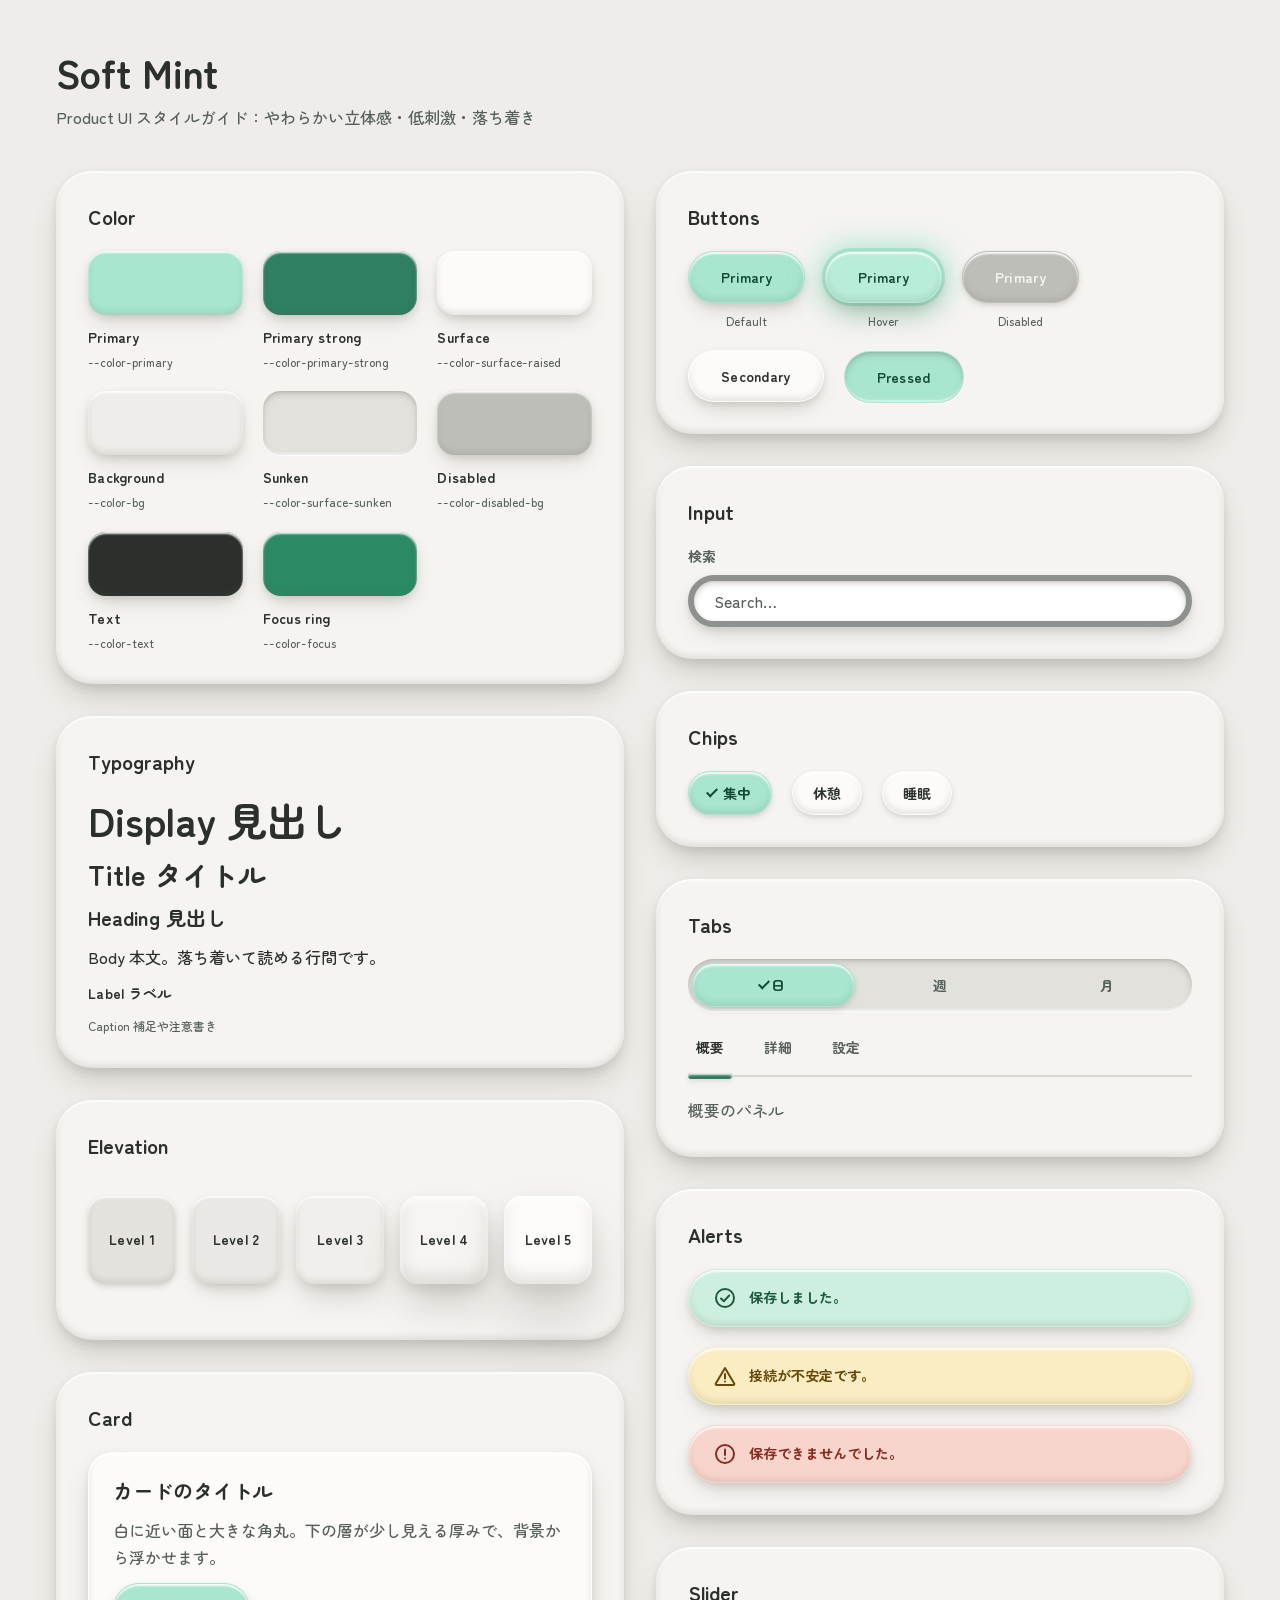
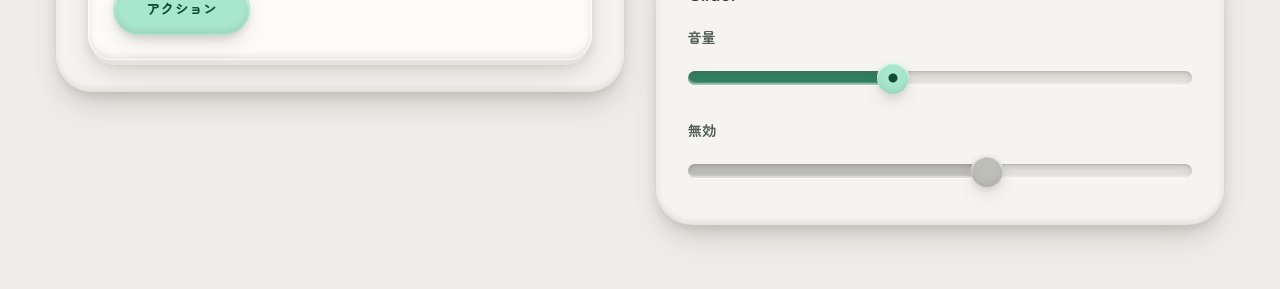
<file: public/styleguide.html>
<!doctype html>
<html lang="ja">
  <head>
    <meta charset="utf-8" />
    <meta name="viewport" content="width=device-width, initial-scale=1, viewport-fit=cover" />
    <meta name="color-scheme" content="light dark" />
    <meta name="theme-color" content="#eeede9" media="(prefers-color-scheme: light)" />
    <meta name="theme-color" content="#141716" media="(prefers-color-scheme: dark)" />
    <meta name="mobile-web-app-capable" content="yes" />
    <meta name="apple-mobile-web-app-capable" content="yes" />
    <meta name="apple-mobile-web-app-title" content="集中ノイズ" />
    <meta name="apple-mobile-web-app-status-bar-style" content="default" />
    <title>Soft Mint スタイルガイド</title>
    <link rel="manifest" href="manifest.webmanifest" />
    <link rel="icon" href="favicon.svg" type="image/svg+xml" />
    <link rel="apple-touch-icon" href="icons/apple-touch-icon.png" />
    <link rel="preload" href="fonts/zen-maru-gothic-500.woff2" as="font" type="font/woff2" crossorigin />
    <link rel="stylesheet" href="fonts.css" />
    <link rel="stylesheet" href="tokens.css" />
    <link rel="stylesheet" href="components.css" />
    <link rel="stylesheet" href="styleguide.css" />
    <script type="module" src="styleguide.js"></script>
  </head>
  <body>
    <div class="sg-page">
      <header class="sg-header">
        <h1 class="ui-text-display">Soft Mint</h1>
        <p class="ui-text-body ui-text-muted">Product UI スタイルガイド：やわらかい立体感・低刺激・落ち着き</p>
      </header>

      <main class="sg-columns">
        <div class="sg-column">
          <section class="sg-panel" aria-labelledby="sg-colors">
            <h2 id="sg-colors" class="ui-text-heading">Color</h2>
            <ul class="sg-swatches">
              <li><span class="sg-swatch sg-swatch--primary"></span><span class="ui-text-label">Primary</span><code>--color-primary</code></li>
              <li><span class="sg-swatch sg-swatch--strong"></span><span class="ui-text-label">Primary strong</span><code>--color-primary-strong</code></li>
              <li><span class="sg-swatch sg-swatch--surface"></span><span class="ui-text-label">Surface</span><code>--color-surface-raised</code></li>
              <li><span class="sg-swatch sg-swatch--bg"></span><span class="ui-text-label">Background</span><code>--color-bg</code></li>
              <li><span class="sg-swatch sg-swatch--sunken"></span><span class="ui-text-label">Sunken</span><code>--color-surface-sunken</code></li>
              <li><span class="sg-swatch sg-swatch--disabled"></span><span class="ui-text-label">Disabled</span><code>--color-disabled-bg</code></li>
              <li><span class="sg-swatch sg-swatch--text"></span><span class="ui-text-label">Text</span><code>--color-text</code></li>
              <li><span class="sg-swatch sg-swatch--focus"></span><span class="ui-text-label">Focus ring</span><code>--color-focus</code></li>
            </ul>
          </section>

          <section class="sg-panel" aria-labelledby="sg-type">
            <h2 id="sg-type" class="ui-text-heading">Typography</h2>
            <div class="sg-type">
              <p class="ui-text-display">Display 見出し</p>
              <p class="ui-text-title">Title タイトル</p>
              <p class="ui-text-heading">Heading 見出し</p>
              <p class="ui-text-body">Body 本文。落ち着いて読める行間です。</p>
              <p class="ui-text-label">Label ラベル</p>
              <p class="ui-text-caption">Caption 補足や注意書き</p>
            </div>
          </section>

          <section class="sg-panel" aria-labelledby="sg-elevation">
            <h2 id="sg-elevation" class="ui-text-heading">Elevation</h2>
            <div class="sg-levels">
              <div class="sg-level sg-level--1"><span class="ui-text-label">Level 1</span></div>
              <div class="sg-level sg-level--2"><span class="ui-text-label">Level 2</span></div>
              <div class="sg-level sg-level--3"><span class="ui-text-label">Level 3</span></div>
              <div class="sg-level sg-level--4"><span class="ui-text-label">Level 4</span></div>
              <div class="sg-level sg-level--5"><span class="ui-text-label">Level 5</span></div>
            </div>
          </section>

          <section class="sg-panel" aria-labelledby="sg-card">
            <h2 id="sg-card" class="ui-text-heading">Card</h2>
            <article class="ui-card sg-card">
              <h3 class="ui-text-heading">カードのタイトル</h3>
              <p class="ui-text-body ui-text-muted">白に近い面と大きな角丸。下の層が少し見える厚みで、背景から浮かせます。</p>
              <button type="button" class="ui-button ui-button--primary">アクション</button>
            </article>
          </section>
        </div>

        <div class="sg-column">
          <section class="sg-panel" aria-labelledby="sg-buttons">
            <h2 id="sg-buttons" class="ui-text-heading">Buttons</h2>
            <div class="sg-row">
              <div class="sg-state"><button type="button" class="ui-button ui-button--primary">Primary</button><span class="ui-text-caption">Default</span></div>
              <div class="sg-state"><button type="button" class="ui-button ui-button--primary sg-force-hover">Primary</button><span class="ui-text-caption">Hover</span></div>
              <div class="sg-state"><button type="button" class="ui-button ui-button--primary" disabled>Primary</button><span class="ui-text-caption">Disabled</span></div>
            </div>
            <div class="sg-row">
              <button type="button" class="ui-button ui-button--secondary">Secondary</button>
              <button type="button" class="ui-button ui-button--primary is-pressed">Pressed</button>
            </div>
          </section>

          <section class="sg-panel" aria-labelledby="sg-input">
            <h2 id="sg-input" class="ui-text-heading">Input</h2>
            <label class="sg-field">
              <span class="ui-text-label ui-text-muted">検索</span>
              <input class="ui-input" type="search" placeholder="Search…" />
            </label>
          </section>

          <section class="sg-panel" aria-labelledby="sg-chips">
            <h2 id="sg-chips" class="ui-text-heading">Chips</h2>
            <div class="sg-row" role="group" aria-labelledby="sg-chips">
              <button type="button" class="ui-chip" aria-pressed="true">集中</button>
              <button type="button" class="ui-chip" aria-pressed="false">休憩</button>
              <button type="button" class="ui-chip" aria-pressed="false">睡眠</button>
            </div>
          </section>

          <section class="sg-panel" aria-labelledby="sg-tabs">
            <h2 id="sg-tabs" class="ui-text-heading">Tabs</h2>
            <div class="ui-segmented" role="group" aria-label="期間" data-exclusive>
              <button type="button" class="ui-segmented__item" aria-pressed="true">日</button>
              <button type="button" class="ui-segmented__item" aria-pressed="false">週</button>
              <button type="button" class="ui-segmented__item" aria-pressed="false">月</button>
            </div>
            <div class="ui-tabs" role="tablist" aria-label="表示">
              <button type="button" class="ui-tabs__item" role="tab" aria-selected="true" aria-controls="sg-tabpanel">概要</button>
              <button type="button" class="ui-tabs__item" role="tab" aria-selected="false" aria-controls="sg-tabpanel" tabindex="-1">詳細</button>
              <button type="button" class="ui-tabs__item" role="tab" aria-selected="false" aria-controls="sg-tabpanel" tabindex="-1">設定</button>
            </div>
            <p id="sg-tabpanel" class="ui-text-body ui-text-muted" role="tabpanel">概要のパネル</p>
          </section>

          <section class="sg-panel" aria-labelledby="sg-alerts">
            <h2 id="sg-alerts" class="ui-text-heading">Alerts</h2>
            <div class="ui-alert ui-alert--success">
              <svg class="ui-alert__icon" viewBox="0 0 24 24" aria-hidden="true" focusable="false">
                <circle cx="12" cy="12" r="9" /><path d="m8 12.5 2.8 2.8L16.2 9.5" />
              </svg>
              <span>保存しました。</span>
            </div>
            <div class="ui-alert ui-alert--warning">
              <svg class="ui-alert__icon" viewBox="0 0 24 24" aria-hidden="true" focusable="false">
                <path d="M12 4 2.8 19.5a1 1 0 0 0 .86 1.5h16.68a1 1 0 0 0 .86-1.5Z" /><path d="M12 10v4.5M12 17.5v.01" />
              </svg>
              <span>接続が不安定です。</span>
            </div>
            <div class="ui-alert ui-alert--error">
              <svg class="ui-alert__icon" viewBox="0 0 24 24" aria-hidden="true" focusable="false">
                <circle cx="12" cy="12" r="9" /><path d="M12 7.5v5.5M12 16.5v.01" />
              </svg>
              <span>保存できませんでした。</span>
            </div>
          </section>

          <section class="sg-panel" aria-labelledby="sg-slider">
            <h2 id="sg-slider" class="ui-text-heading">Slider</h2>
            <label class="sg-field">
              <span class="ui-text-label ui-text-muted">音量</span>
              <input class="ui-slider" type="range" min="0" max="100" value="40" />
            </label>
            <label class="sg-field">
              <span class="ui-text-label ui-text-muted">無効</span>
              <input class="ui-slider" type="range" min="0" max="100" value="60" disabled />
            </label>
          </section>
        </div>
      </main>
    </div>
  </body>
</html>
</file>
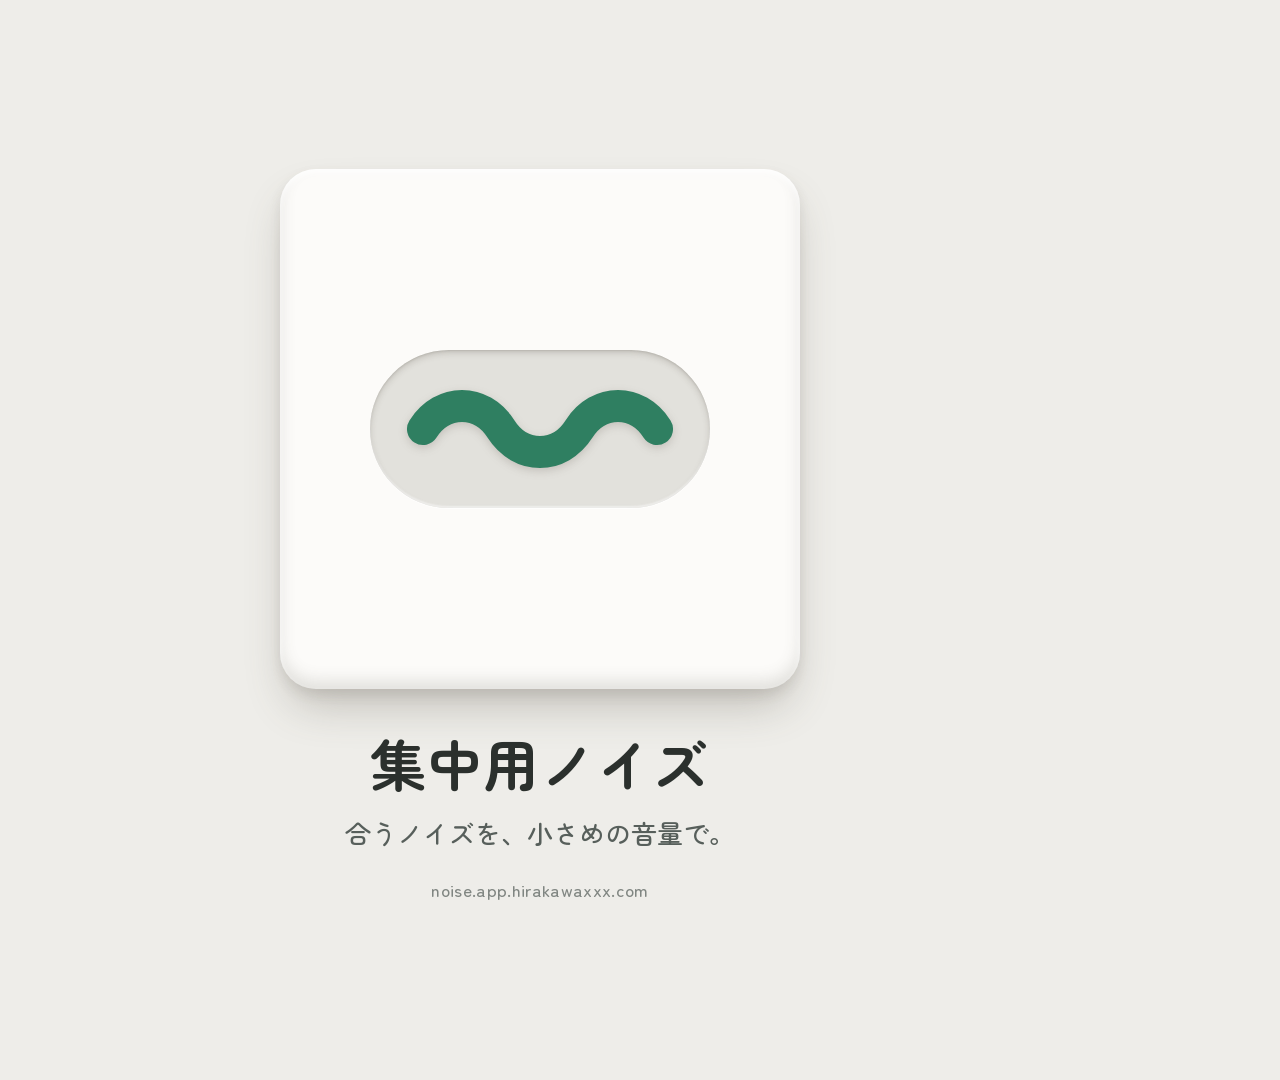
<file: design/instagram/ig-square.html>
<!doctype html>
<!--
  Instagram feed square (Soft Mint, light only).
  Rendered to public/instagram-square.png by scripts/build-instagram.mjs (1080×1080).
-->
<html lang="ja">
  <head>
    <meta charset="utf-8" />
    <meta name="color-scheme" content="only light" />
    <link rel="stylesheet" href="../../public/tokens.css" />
    <link rel="stylesheet" href="ig-square.css" />
  </head>
  <body>
    <div class="card" role="img" aria-label="集中用ノイズ">
      <div class="motif" aria-hidden="true">
        <div class="groove">
          <svg class="wave" viewBox="0 0 92 28">
            <path d="M4 14c7-11 21-11 28 0s21 11 28 0s21-11 28 0" />
          </svg>
        </div>
      </div>
      <div class="copy">
        <h1 class="title">集中用ノイズ</h1>
        <p class="lead">合うノイズを、小さめの音量で。</p>
        <p class="url">noise.app.hirakawaxxx.com</p>
      </div>
    </div>
  </body>
</html>
</file>
<file: public/fonts.css>
/* Zen Maru Gothic (SIL OFL 1.1, see fonts/OFL.txt), subset by `design-kit fonts`. */
@font-face {
  font-family: "Zen Maru Gothic";
  font-style: normal;
  font-weight: 500;
  font-display: swap;
  src: url("fonts/zen-maru-gothic-500.woff2") format("woff2");
}

@font-face {
  font-family: "Zen Maru Gothic";
  font-style: normal;
  font-weight: 700;
  font-display: swap;
  src: url("fonts/zen-maru-gothic-700.woff2") format("woff2");
}
</file>
<file: public/tokens.css>
/*
 * Soft Mint (clay) design tokens.
 * Self-contained: copy this file and reference the custom properties.
 */

:root {
  color-scheme: light dark;

  /* Color: light */
  --color-bg: #eeede9;
  --color-surface: #f5f4f1;
  --color-surface-raised: #fcfbf9;
  --color-surface-sunken: #e2e1dc;
  --color-layer: #e4e3de;
  --color-input: #ffffff;
  --color-rim: #8e918d;
  --color-text: #2b302d;
  --color-text-muted: #575f5b;
  --color-indicator: #767c78;
  --color-divider: #d8d7d1;

  --color-primary: #a8e6cf;
  --color-primary-hover: #b8edd9;
  --color-primary-soft: #d4f2e5;
  --color-primary-strong: #2f7f61;
  --color-on-primary: #134a36;
  --glow-color: 157 58% 66%;

  --color-focus: #2b8a64;

  --color-disabled-bg: #bebeb9;
  --color-disabled-text: #f3f3f0;

  --color-success-bg: #cdefdf;
  --color-success-text: #1d5a40;
  --color-warning-bg: #faedc2;
  --color-warning-text: #66490a;
  --color-error-bg: #f8d5cc;
  --color-error-text: #8a2c22;

  --color-level-1: #e3e2dd;
  --color-level-2: #e9e8e4;
  --color-level-3: #f0efeb;
  --color-level-4: #f6f5f2;
  --color-level-5: #fdfcfa;

  /* Clay shadows: light from above. Drop = soft outer shadow, bevel = rounded surface. */
  --shadow-color: 40 10% 32%;
  --highlight-color: 0 0% 100%;
  --highlight-alpha: 0.9;
  --drop-1: 0 2px 4px hsl(var(--shadow-color) / 0.12), 0 4px 10px -2px hsl(var(--shadow-color) / 0.12);
  --drop-2: 0 3px 6px hsl(var(--shadow-color) / 0.12), 0 10px 20px -6px hsl(var(--shadow-color) / 0.24);
  --drop-3: 0 4px 8px hsl(var(--shadow-color) / 0.12), 0 16px 30px -8px hsl(var(--shadow-color) / 0.28);
  --drop-4: 0 6px 12px hsl(var(--shadow-color) / 0.12), 0 24px 44px -10px hsl(var(--shadow-color) / 0.32);
  --drop-5: 0 8px 16px hsl(var(--shadow-color) / 0.12), 0 36px 64px -12px hsl(var(--shadow-color) / 0.36);
  --bevel:
    inset 0 2px 2px hsl(var(--highlight-color) / var(--highlight-alpha)),
    inset 0 -3px 6px hsl(var(--shadow-color) / 0.14);
  --bevel-lg:
    inset 0 4px 6px hsl(var(--highlight-color) / var(--highlight-alpha)),
    inset 0 -8px 16px hsl(var(--shadow-color) / 0.16);
  --elevation-1: var(--drop-1), var(--bevel);
  --elevation-2: var(--drop-2), var(--bevel);
  --elevation-3: var(--drop-3), var(--bevel);
  --elevation-4: var(--drop-4), var(--bevel-lg);
  --elevation-5: var(--drop-5), var(--bevel-lg);
  --shadow-inset:
    inset 0 3px 6px hsl(var(--shadow-color) / 0.22),
    inset 0 1px 2px hsl(var(--shadow-color) / 0.16),
    inset 0 -2px 2px hsl(var(--highlight-color) / calc(var(--highlight-alpha) * 0.7)),
    0 1px 0 hsl(var(--highlight-color) / calc(var(--highlight-alpha) * 0.8));
  --shadow-stack: 0 10px 0 -5px var(--color-layer);
  --shadow-glow: 0 0 0 3px hsl(var(--glow-color) / 0.45), 0 0 28px 6px hsl(var(--glow-color) / 0.55);
  --shadow-glow-soft: 0 0 22px 2px hsl(var(--glow-color) / 0.4);

  /* Typography */
  --font-sans:
    "Zen Maru Gothic", "Hiragino Sans", "Hiragino Kaku Gothic ProN", "Noto Sans JP", "Yu Gothic UI",
    Meiryo, "Segoe UI", system-ui, -apple-system, sans-serif;
  /* Only weights with an @font-face (500, 700); any other value is synthesized or substituted. */
  --font-weight-regular: 500;
  --font-weight-bold: 700;
  --font-display: var(--font-weight-bold) 2.5rem / 1.2 var(--font-sans);
  --font-title: var(--font-weight-bold) 1.75rem / 1.3 var(--font-sans);
  --font-heading: var(--font-weight-bold) 1.25rem / 1.4 var(--font-sans);
  --font-body: var(--font-weight-regular) 1rem / 1.7 var(--font-sans);
  --font-label: var(--font-weight-bold) 0.875rem / 1.5 var(--font-sans);
  --font-caption: var(--font-weight-regular) 0.75rem / 1.6 var(--font-sans);
  --letter-spacing-label: 0.02em;

  /* Spacing: 4px base */
  --space-1: 4px;
  --space-2: 8px;
  --space-3: 12px;
  --space-4: 16px;
  --space-5: 20px;
  --space-6: 24px;
  --space-8: 32px;
  --space-10: 40px;
  --space-12: 48px;
  --space-16: 64px;

  /* Radius */
  --radius-sm: 12px;
  --radius-md: 18px;
  --radius-lg: 24px;
  --radius-xl: 36px;
  --radius-pill: 999px;

  /* Sizing */
  --tap-min: 44px;
  --control-height: 52px;
  --rim-width: 6px;
  --indicator-width: 6px;
  --focus-width: 3px;
  --focus-offset: 3px;

  /* Motion */
  --duration-fast: 120ms;
  --duration-base: 200ms;
  --duration-slow: 320ms;
  --duration-breath: 8s;
  --easing-standard: cubic-bezier(0.2, 0, 0, 1);
  --easing-exit: cubic-bezier(0.4, 0, 1, 1);
  --easing-breath: cubic-bezier(0.45, 0, 0.55, 1);
}

@media (prefers-color-scheme: dark) {
  :root {
    --color-bg: #141716;
    --color-surface: #1c201e;
    --color-surface-raised: #252a27;
    --color-surface-sunken: #0f1211;
    --color-layer: #191d1b;
    --color-input: #111413;
    --color-rim: #68706b;
    --color-text: #e5eae7;
    --color-text-muted: #a2aba6;
    --color-indicator: #808984;
    --color-divider: #2c322f;

    --color-primary: #8edcb8;
    --color-primary-hover: #a2e5c6;
    --color-primary-soft: #21382d;
    --color-primary-strong: #8edcb8;
    --color-on-primary: #0c2c20;
    --glow-color: 152 55% 62%;

    --color-focus: #9be6c4;

    --color-disabled-bg: #3a3f3c;
    --color-disabled-text: #757c78;

    --color-success-bg: #1c3a2d;
    --color-success-text: #b0e8cc;
    --color-warning-bg: #3a3014;
    --color-warning-text: #f2d88f;
    --color-error-bg: #43221e;
    --color-error-text: #f5b8ae;

    --color-level-1: #171a19;
    --color-level-2: #1c201e;
    --color-level-3: #222624;
    --color-level-4: #282d2a;
    --color-level-5: #2f3531;

    --shadow-color: 0 0% 0%;
    --highlight-alpha: 0.1;
    --drop-1: 0 2px 4px hsl(var(--shadow-color) / 0.4), 0 4px 10px -2px hsl(var(--shadow-color) / 0.35);
    --drop-2: 0 3px 6px hsl(var(--shadow-color) / 0.4), 0 10px 20px -6px hsl(var(--shadow-color) / 0.55);
    --drop-3: 0 4px 8px hsl(var(--shadow-color) / 0.4), 0 16px 30px -8px hsl(var(--shadow-color) / 0.6);
    --drop-4: 0 6px 12px hsl(var(--shadow-color) / 0.4), 0 24px 44px -10px hsl(var(--shadow-color) / 0.65);
    --drop-5: 0 8px 16px hsl(var(--shadow-color) / 0.45), 0 36px 64px -12px hsl(var(--shadow-color) / 0.7);
    --bevel:
      inset 0 1px 1px hsl(var(--highlight-color) / 0.12),
      inset 0 -3px 6px hsl(var(--shadow-color) / 0.35);
    --bevel-lg:
      inset 0 2px 3px hsl(var(--highlight-color) / 0.14),
      inset 0 -8px 16px hsl(var(--shadow-color) / 0.4);
    --shadow-inset:
      inset 0 3px 7px hsl(var(--shadow-color) / 0.65),
      inset 0 1px 2px hsl(var(--shadow-color) / 0.5),
      inset 0 -1px 1px hsl(var(--highlight-color) / 0.06),
      0 1px 0 hsl(var(--highlight-color) / 0.06);
    --shadow-glow: 0 0 0 3px hsl(var(--glow-color) / 0.35), 0 0 28px 4px hsl(var(--glow-color) / 0.35);
    --shadow-glow-soft: 0 0 20px 1px hsl(var(--glow-color) / 0.25);
  }
}

@media (prefers-reduced-motion: reduce) {
  :root {
    --duration-fast: 0ms;
    --duration-base: 0ms;
    --duration-slow: 0ms;
  }
}
</file>
<file: public/components.css>
/*
 * Soft Mint (clay) components. Requires tokens.css; uses only its custom properties.
 * Borders are transparent rather than absent so that outlines reappear in forced-colors mode.
 */

/* Typography */
.ui-text-display { font: var(--font-display); }
.ui-text-title { font: var(--font-title); }
.ui-text-heading { font: var(--font-heading); }
.ui-text-body { font: var(--font-body); }
.ui-text-label { font: var(--font-label); letter-spacing: var(--letter-spacing-label); }
.ui-text-caption { font: var(--font-caption); color: var(--color-text-muted); }
.ui-text-muted { color: var(--color-text-muted); }

.ui-visually-hidden {
  position: absolute;
  width: 1px;
  height: 1px;
  margin: -1px;
  padding: 0;
  overflow: hidden;
  clip-path: inset(50%);
  white-space: nowrap;
  border: 0;
}

:where(.ui-button, .ui-input, .ui-segmented__item, .ui-tabs__item, .ui-chip, .ui-card--selectable, .ui-slider):focus-visible {
  outline: var(--focus-width) solid var(--color-focus);
  outline-offset: var(--focus-offset);
}

/* Check mark drawn with borders (no data: URIs, so it works under a strict CSP). */
:where(.ui-chip, .ui-segmented__item):is([aria-pressed="true"], [aria-selected="true"])::before {
  content: "";
  flex: none;
  width: 6px;
  height: 11px;
  margin: 0 var(--space-1) 3px 0;
  border: solid currentColor;
  border-width: 0 2.5px 2.5px 0;
  transform: rotate(45deg);
}

/* Button */
.ui-button {
  display: inline-flex;
  align-items: center;
  justify-content: center;
  gap: var(--space-2);
  min-height: var(--control-height);
  min-width: var(--tap-min);
  padding: 0 var(--space-8);
  border: 1px solid transparent;
  border-radius: var(--radius-pill);
  background: var(--color-surface-raised);
  color: var(--color-text);
  font: var(--font-label);
  letter-spacing: var(--letter-spacing-label);
  box-shadow: var(--elevation-2);
  cursor: pointer;
  -webkit-tap-highlight-color: transparent;
  touch-action: manipulation;
  transition:
    background-color var(--duration-base) var(--easing-standard),
    box-shadow var(--duration-slow) var(--easing-standard),
    transform var(--duration-fast) var(--easing-standard);
}

.ui-button--primary {
  background: var(--color-primary);
  color: var(--color-on-primary);
}

.ui-button--secondary {
  background: var(--color-surface-raised);
  color: var(--color-text);
}

.ui-button--round {
  aspect-ratio: 1;
  padding: 0;
}

@media (hover: hover) {
  .ui-button:hover:not(:disabled) { box-shadow: var(--elevation-3); }

  .ui-button--primary:hover:not(:disabled) {
    background: var(--color-primary-hover);
    box-shadow: var(--elevation-3), var(--shadow-glow);
  }
}

.ui-button:active:not(:disabled),
.ui-button.is-pressed {
  box-shadow: var(--shadow-inset);
  transform: translateY(1px);
}

.ui-button:focus-visible { box-shadow: var(--elevation-2), var(--shadow-glow); }

.ui-button:disabled,
.ui-button[aria-disabled="true"] {
  background: var(--color-disabled-bg);
  color: var(--color-disabled-text);
  box-shadow: var(--drop-1), var(--bevel);
  cursor: not-allowed;
}

/* Input: raised grey rim around a concave face */
.ui-input {
  width: 100%;
  min-height: var(--control-height);
  padding: 0 var(--space-5);
  border: var(--rim-width) solid var(--color-rim);
  border-radius: var(--radius-pill);
  background: var(--color-input);
  color: var(--color-text);
  font: var(--font-body);
  box-shadow: var(--drop-2), var(--shadow-inset);
  transition: box-shadow var(--duration-slow) var(--easing-standard);
}

.ui-input::placeholder { color: var(--color-text-muted); }
.ui-input:focus-visible { box-shadow: var(--drop-2), var(--shadow-inset), var(--shadow-glow); }
.ui-input[aria-invalid="true"] { border-color: var(--color-error-text); }

.ui-input:disabled {
  border-color: var(--color-disabled-bg);
  background: var(--color-surface-sunken);
  color: var(--color-text-muted);
}

/* Segmented tabs: concave track, the selected item is a raised mint pill */
.ui-segmented {
  display: flex;
  gap: var(--space-1);
  padding: var(--space-1);
  border-radius: var(--radius-pill);
  background: var(--color-surface-sunken);
  box-shadow: var(--shadow-inset);
}

.ui-segmented__item {
  display: inline-flex;
  flex: 1;
  align-items: center;
  justify-content: center;
  min-height: var(--tap-min);
  padding: 0 var(--space-4);
  border: 1px solid transparent;
  border-radius: var(--radius-pill);
  background: transparent;
  color: var(--color-text-muted);
  font: var(--font-label);
  cursor: pointer;
  transition: background-color var(--duration-base) var(--easing-standard),
    box-shadow var(--duration-slow) var(--easing-standard);
}

.ui-segmented__item:is([aria-selected="true"], [aria-pressed="true"]) {
  background: var(--color-primary);
  color: var(--color-on-primary);
  box-shadow: var(--elevation-1);
}

/* Underline tabs: the selected tab sits on a raised bar */
.ui-tabs {
  display: flex;
  gap: var(--space-6);
  border-bottom: 2px solid var(--color-divider);
}

.ui-tabs__item {
  position: relative;
  min-height: var(--tap-min);
  padding: 0 var(--space-2) var(--space-3);
  border: 0;
  background: transparent;
  color: var(--color-text-muted);
  font: var(--font-label);
  cursor: pointer;
  transition: color var(--duration-base) var(--easing-standard);
}

.ui-tabs__item[aria-selected="true"] { color: var(--color-text); }

.ui-tabs__item[aria-selected="true"]::after {
  content: "";
  position: absolute;
  right: 0;
  bottom: -4px;
  left: 0;
  height: var(--indicator-width);
  border-radius: var(--radius-pill);
  background: var(--color-primary-strong);
  box-shadow: var(--drop-1), var(--bevel);
}

/* Chip */
.ui-chip {
  display: inline-flex;
  align-items: center;
  gap: var(--space-1);
  min-height: var(--tap-min);
  padding: 0 var(--space-5);
  border: 1px solid transparent;
  border-radius: var(--radius-pill);
  background: var(--color-surface-raised);
  color: var(--color-text);
  font: var(--font-label);
  box-shadow: var(--elevation-1);
  cursor: pointer;
}

.ui-chip[aria-pressed="true"] {
  background: var(--color-primary);
  color: var(--color-on-primary);
}

/* Alert: raised pastel pill with a leading line icon */
.ui-alert {
  display: flex;
  align-items: center;
  gap: var(--space-3);
  margin: 0;
  padding: var(--space-4) var(--space-6);
  border: 1px solid transparent;
  border-radius: var(--radius-xl);
  background: var(--color-surface-raised);
  color: var(--color-text);
  font: var(--font-label);
  box-shadow: var(--elevation-2);
}

.ui-alert__icon {
  flex: none;
  width: var(--space-6);
  height: var(--space-6);
  fill: none;
  stroke: currentColor;
  stroke-width: 2;
  stroke-linecap: round;
  stroke-linejoin: round;
}

.ui-alert--success { background: var(--color-success-bg); color: var(--color-success-text); }
.ui-alert--warning { background: var(--color-warning-bg); color: var(--color-warning-text); }
.ui-alert--error { background: var(--color-error-bg); color: var(--color-error-text); }

/* Card: near-white slab with a visible layer underneath */
.ui-card {
  padding: var(--space-6);
  border: 1px solid transparent;
  border-radius: var(--radius-lg);
  background: var(--color-surface-raised);
  color: var(--color-text);
  box-shadow: var(--shadow-stack), var(--elevation-3);
}

.ui-card--selectable {
  display: flex;
  align-items: center;
  gap: var(--space-4);
  width: 100%;
  min-height: var(--tap-min);
  padding: var(--space-4) var(--space-5);
  font: var(--font-body);
  text-align: left;
  box-shadow: var(--elevation-2);
  cursor: pointer;
  -webkit-tap-highlight-color: transparent;
  touch-action: manipulation;
  transition: background-color var(--duration-base) var(--easing-standard),
    box-shadow var(--duration-slow) var(--easing-standard);
}

/* Selection mark: a hollow ring when off, a filled dot when on (3:1 in both). */
.ui-card--selectable::before {
  content: "";
  flex: none;
  width: var(--space-5);
  height: var(--space-5);
  border: 2px solid var(--color-indicator);
  border-radius: var(--radius-pill);
  background: var(--color-surface-sunken);
  box-shadow: var(--shadow-inset);
}

.ui-card--selectable:is([aria-pressed="true"], [aria-checked="true"]) {
  background: var(--color-primary);
  color: var(--color-on-primary);
  box-shadow: var(--elevation-2), var(--shadow-glow-soft);
}

.ui-card--selectable:is([aria-pressed="true"], [aria-checked="true"]) .ui-text-caption { color: inherit; }

.ui-card--selectable:is([aria-pressed="true"], [aria-checked="true"])::before {
  border: var(--indicator-width) solid var(--color-on-primary);
  background: var(--color-primary-hover);
  box-shadow: none;
}

@media (hover: hover) {
  .ui-card--selectable:hover { box-shadow: var(--elevation-3); }
  .ui-card--selectable:is([aria-pressed="true"], [aria-checked="true"]):hover {
    box-shadow: var(--elevation-3), var(--shadow-glow-soft);
  }
}

.ui-card--selectable:focus-visible { box-shadow: var(--elevation-2), var(--shadow-glow); }

/* Slider: concave groove, mint ball thumb. --fill (e.g. "30%") paints the value range. */
.ui-slider {
  --slider-track: 14px;
  --slider-thumb: 32px;
  --slider-fill: linear-gradient(
    to right,
    var(--color-primary-strong) var(--fill, 0%),
    var(--color-surface-sunken) var(--fill, 0%)
  );

  width: 100%;
  min-height: var(--tap-min);
  margin: 0;
  background: transparent;
  cursor: pointer;
  appearance: none;
  -webkit-appearance: none;
}

.ui-slider::-webkit-slider-runnable-track {
  height: var(--slider-track);
  border-radius: var(--radius-pill);
  background: var(--slider-fill);
  box-shadow: var(--shadow-inset);
}

.ui-slider::-moz-range-track {
  height: var(--slider-track);
  border-radius: var(--radius-pill);
  background: var(--slider-fill);
  box-shadow: var(--shadow-inset);
}

.ui-slider::-webkit-slider-thumb {
  width: var(--slider-thumb);
  height: var(--slider-thumb);
  margin-top: calc((var(--slider-track) - var(--slider-thumb)) / 2);
  border: 0;
  border-radius: var(--radius-pill);
  background: radial-gradient(circle, var(--color-on-primary) 0 4px, var(--color-primary) 5px);
  box-shadow: var(--elevation-2);
  appearance: none;
  -webkit-appearance: none;
}

.ui-slider::-moz-range-thumb {
  width: var(--slider-thumb);
  height: var(--slider-thumb);
  border: 0;
  border-radius: var(--radius-pill);
  background: radial-gradient(circle, var(--color-on-primary) 0 4px, var(--color-primary) 5px);
  box-shadow: var(--elevation-2);
}

.ui-slider:focus-visible::-webkit-slider-thumb { box-shadow: var(--elevation-2), var(--shadow-glow); }
.ui-slider:focus-visible::-moz-range-thumb { box-shadow: var(--elevation-2), var(--shadow-glow); }

.ui-slider:disabled {
  --slider-fill: linear-gradient(
    to right,
    var(--color-disabled-bg) var(--fill, 0%),
    var(--color-surface-sunken) var(--fill, 0%)
  );

  cursor: not-allowed;
}

.ui-slider:disabled::-webkit-slider-thumb { background: var(--color-disabled-bg); }
.ui-slider:disabled::-moz-range-thumb { background: var(--color-disabled-bg); }
</file>
<file: public/styleguide.css>
/* Layout for the style guide page only. */

*,
*::before,
*::after {
  box-sizing: border-box;
}

body {
  margin: 0;
  background: var(--color-bg);
  color: var(--color-text);
  font: var(--font-body);
}

h1,
h2,
h3,
p {
  margin: 0;
}

.sg-page {
  max-width: 76rem;
  margin: 0 auto;
  padding:
    calc(var(--space-12) + env(safe-area-inset-top))
    calc(var(--space-6) + env(safe-area-inset-right))
    calc(var(--space-16) + env(safe-area-inset-bottom))
    calc(var(--space-6) + env(safe-area-inset-left));
}

.sg-header {
  display: grid;
  gap: var(--space-2);
  margin-bottom: var(--space-10);
}

.sg-columns {
  display: grid;
  gap: var(--space-8);
}

@media (min-width: 60rem) {
  .sg-columns {
    grid-template-columns: 1fr 1fr;
    align-items: start;
  }
}

.sg-column {
  display: grid;
  gap: var(--space-8);
}

.sg-panel {
  display: grid;
  gap: var(--space-5);
  padding: var(--space-8);
  border-radius: var(--radius-xl);
  background: var(--color-surface);
  box-shadow: var(--elevation-3);
}

.sg-row {
  display: flex;
  flex-wrap: wrap;
  align-items: flex-start;
  gap: var(--space-5);
}

.sg-state {
  display: grid;
  justify-items: center;
  gap: var(--space-2);
}

.sg-field {
  display: grid;
  gap: var(--space-2);
}

.sg-swatches {
  display: grid;
  grid-template-columns: repeat(auto-fill, minmax(9rem, 1fr));
  gap: var(--space-5);
  margin: 0;
  padding: 0;
  list-style: none;
}

.sg-swatches li {
  display: grid;
  gap: var(--space-1);
}

.sg-swatches code {
  font: var(--font-caption);
  color: var(--color-text-muted);
}

.sg-swatch {
  height: var(--space-16);
  margin-bottom: var(--space-2);
  border-radius: var(--radius-md);
  box-shadow: var(--elevation-2);
}

.sg-swatch--primary { background: var(--color-primary); }
.sg-swatch--strong { background: var(--color-primary-strong); }
.sg-swatch--surface { background: var(--color-surface-raised); }
.sg-swatch--bg { background: var(--color-bg); }
.sg-swatch--sunken { background: var(--color-surface-sunken); box-shadow: var(--shadow-inset); }
.sg-swatch--disabled { background: var(--color-disabled-bg); }
.sg-swatch--text { background: var(--color-text); }
.sg-swatch--focus { background: var(--color-focus); }

.sg-type {
  display: grid;
  gap: var(--space-3);
}

.sg-levels {
  display: grid;
  grid-template-columns: repeat(5, 1fr);
  gap: var(--space-4);
  padding: var(--space-4) 0 var(--space-6);
}

.sg-level {
  display: grid;
  place-items: center;
  aspect-ratio: 1;
  border-radius: var(--radius-md);
  text-align: center;
}

.sg-level--1 { background: var(--color-level-1); box-shadow: var(--elevation-1); }
.sg-level--2 { background: var(--color-level-2); box-shadow: var(--elevation-2); }
.sg-level--3 { background: var(--color-level-3); box-shadow: var(--elevation-3); }
.sg-level--4 { background: var(--color-level-4); box-shadow: var(--elevation-4); }
.sg-level--5 { background: var(--color-level-5); box-shadow: var(--elevation-5); }

.sg-card {
  display: grid;
  justify-items: start;
  gap: var(--space-3);
}

/* Shows the hover state statically for documentation. */
.ui-button--primary.sg-force-hover {
  background: var(--color-primary-hover);
  box-shadow: var(--elevation-3), var(--shadow-glow);
}
</file>
<file: design/instagram/ig-square.css>
/*
 * Instagram square at 1080×1080. Soft Mint clay, light only.
 * Motif matches design/icon and design/og (pill groove + one primary-strong wave).
 */

@font-face {
  font-family: "Zen Maru Gothic";
  font-style: normal;
  font-weight: 500;
  font-display: block;
  src: url("../../public/fonts/zen-maru-gothic-500.woff2") format("woff2");
}

@font-face {
  font-family: "Zen Maru Gothic";
  font-style: normal;
  font-weight: 700;
  font-display: block;
  src: url("../../public/fonts/zen-maru-gothic-700.woff2") format("woff2");
}

:root {
  color-scheme: only light;
  --color-bg: #eeede9;
  --color-surface: #f5f4f1;
  --color-surface-raised: #fcfbf9;
  --color-surface-sunken: #e2e1dc;
  --color-layer: #e4e3de;
  --color-text: #2b302d;
  --color-text-muted: #575f5b;
  --color-primary-strong: #2f7f61;
  --shadow-color: 40 10% 32%;
  --highlight-color: 0 0% 100%;
  --highlight-alpha: 0.9;
}

html,
body {
  margin: 0;
  width: 1080px;
  height: 1080px;
  overflow: hidden;
  background: var(--color-bg);
  color: var(--color-text);
  font-family: var(--font-sans);
  -webkit-font-smoothing: antialiased;
}

.card {
  box-sizing: border-box;
  display: flex;
  flex-direction: column;
  align-items: center;
  justify-content: center;
  gap: var(--space-10);
  width: 1080px;
  height: 1080px;
  padding: 100px 96px 108px;
}

.motif {
  display: grid;
  place-items: center;
  flex-shrink: 0;
  width: 520px;
  height: 520px;
  border-radius: var(--radius-xl);
  background: var(--color-surface-raised);
  box-shadow: var(--elevation-4);
}

.groove {
  display: grid;
  place-items: center;
  width: 340px;
  height: 158px;
  border-radius: var(--radius-pill);
  background: var(--color-surface-sunken);
  box-shadow: var(--shadow-inset);
}

.wave {
  width: 258px;
  height: 78px;
  overflow: visible;
  filter: drop-shadow(0 3px 4px hsl(var(--shadow-color) / 0.22));
}

.wave path {
  fill: none;
  stroke: var(--color-primary-strong);
  stroke-width: 11.5;
  stroke-linecap: round;
}

.copy {
  display: flex;
  flex-direction: column;
  align-items: center;
  gap: var(--space-4);
  max-width: 100%;
  text-align: center;
}

.title {
  margin: 0;
  font: var(--font-weight-bold) 56px / 1.2 var(--font-sans);
  letter-spacing: 0.01em;
  color: var(--color-text);
}

.lead {
  margin: 0;
  font: var(--font-weight-regular) 26px / 1.5 var(--font-sans);
  color: var(--color-text-muted);
}

.url {
  margin: var(--space-2) 0 0;
  font: var(--font-caption);
  font-size: 17px;
  letter-spacing: 0.02em;
  color: var(--color-text-muted);
  opacity: 0.72;
}
</file>
